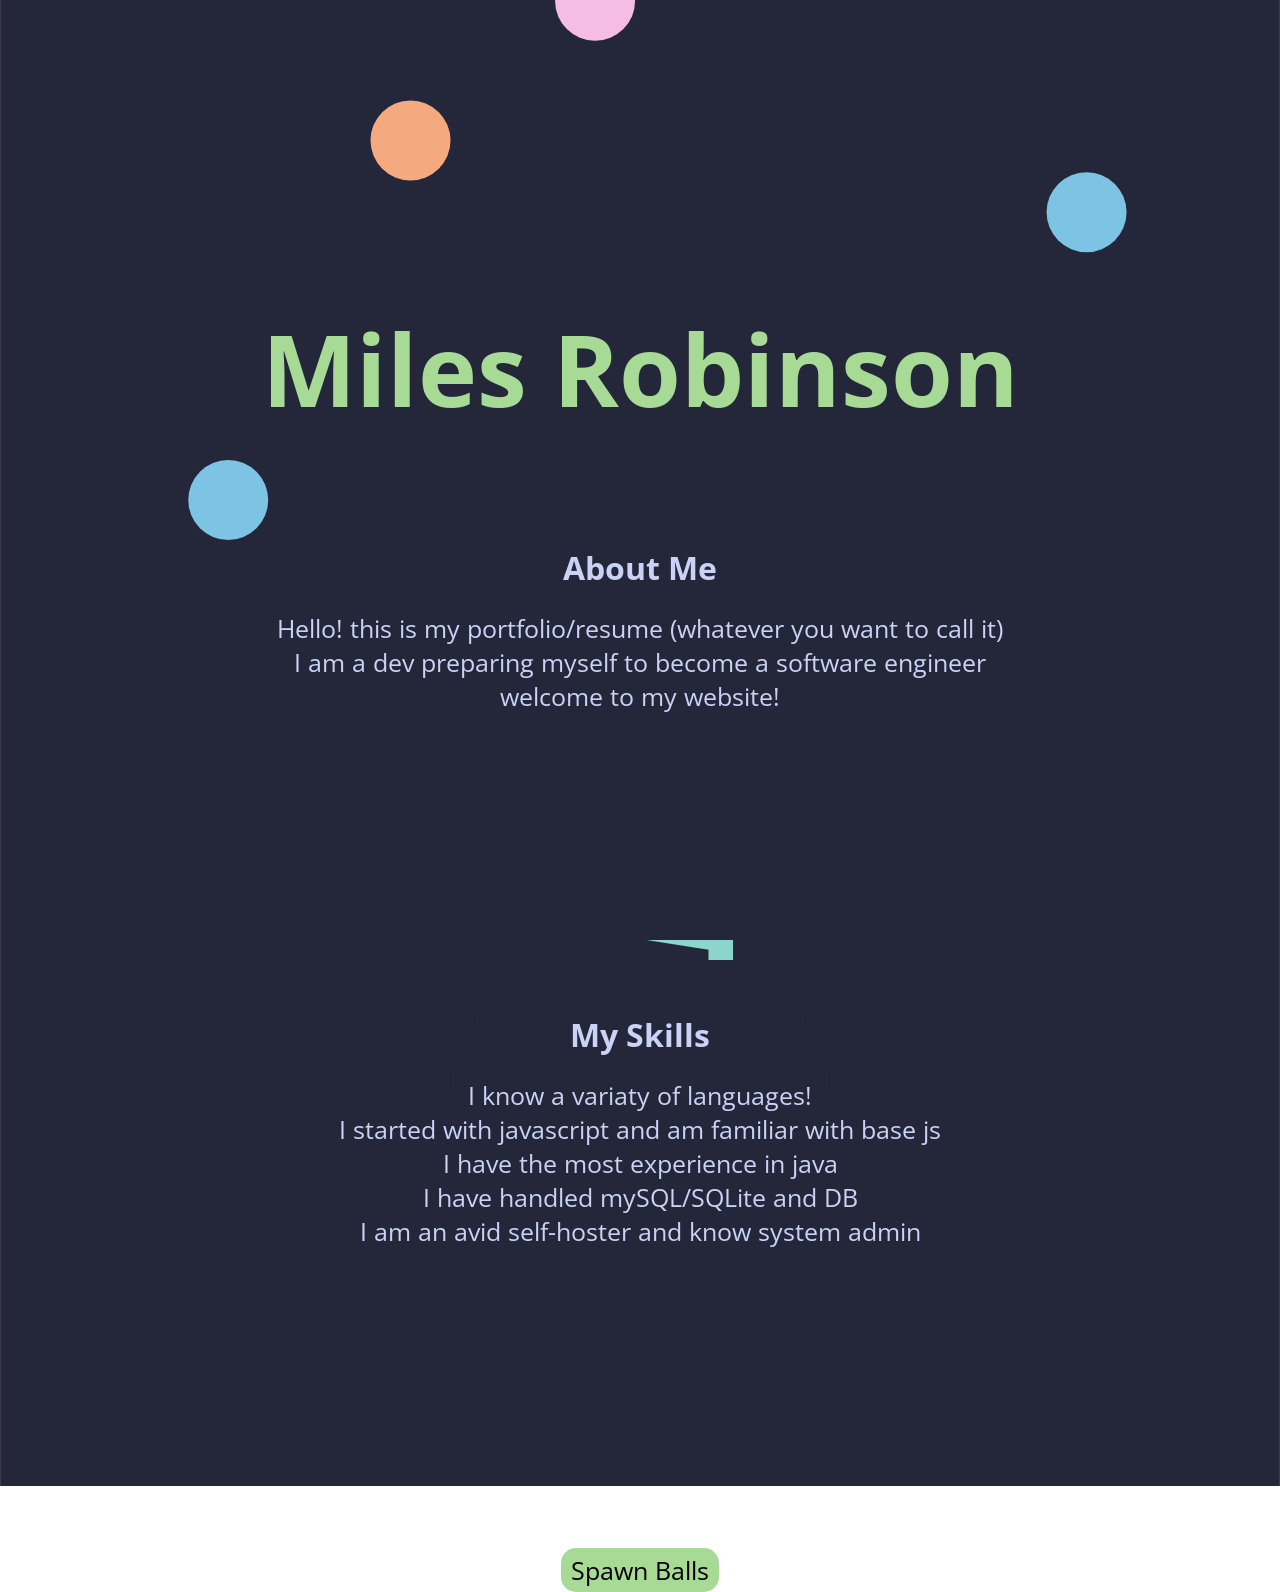
<file: index.html>
<!DOCTYPE html>
<html>
    <head>
        <link rel="preconnect" href="https://fonts.googleapis.com">
        <link rel="preconnect" href="https://fonts.gstatic.com" crossorigin>
        <link href="https://fonts.googleapis.com/css2?family=Open+Sans:ital,wght@0,300..800;1,300..800&display=swap" rel="stylesheet">

        <link rel="stylesheet" href="styles.css">
    </head>
    <body>
        <div id="block"></div>
        <h1 class="title center collide" id="title"><b>Miles Robinson</b></h1>
        <br><br><br><br><br>
        <h1 class="center collide">About Me</h1><br>
        <p class="center collide">Hello! this is my portfolio/resume (whatever you want to call it)<br></p>
        <p class="center collide">I am a dev preparing myself to become a software engineer <br></p>
        <p class="center collide">welcome to my website!<br></p>
        <div id="block"></div>
        <h1 class="center collide">My Skills</h1><br>
        <p class="center collide">I know a variaty of languages!<br></p>
        <p class="center collide">I started with javascript and am familiar with base js<br></p>
        <p class="center collide">I have the most experience in java<br></p>
        <p class="center collide">I have handled mySQL/SQLite and DB<br></p>
        <p class="center collide">I am an avid self-hoster and know system admin<br></p>
        <div id="block"></div>
        <div class="center">
                    <button type="button" onclick="for(let i = 0; i<20; i++) spawnBall()" class="collide">Spawn Balls</button>

        </div>
        <script src="matter.min.js"></script>
        <script src="main.js"></script>
    </body>
</html>
</file>
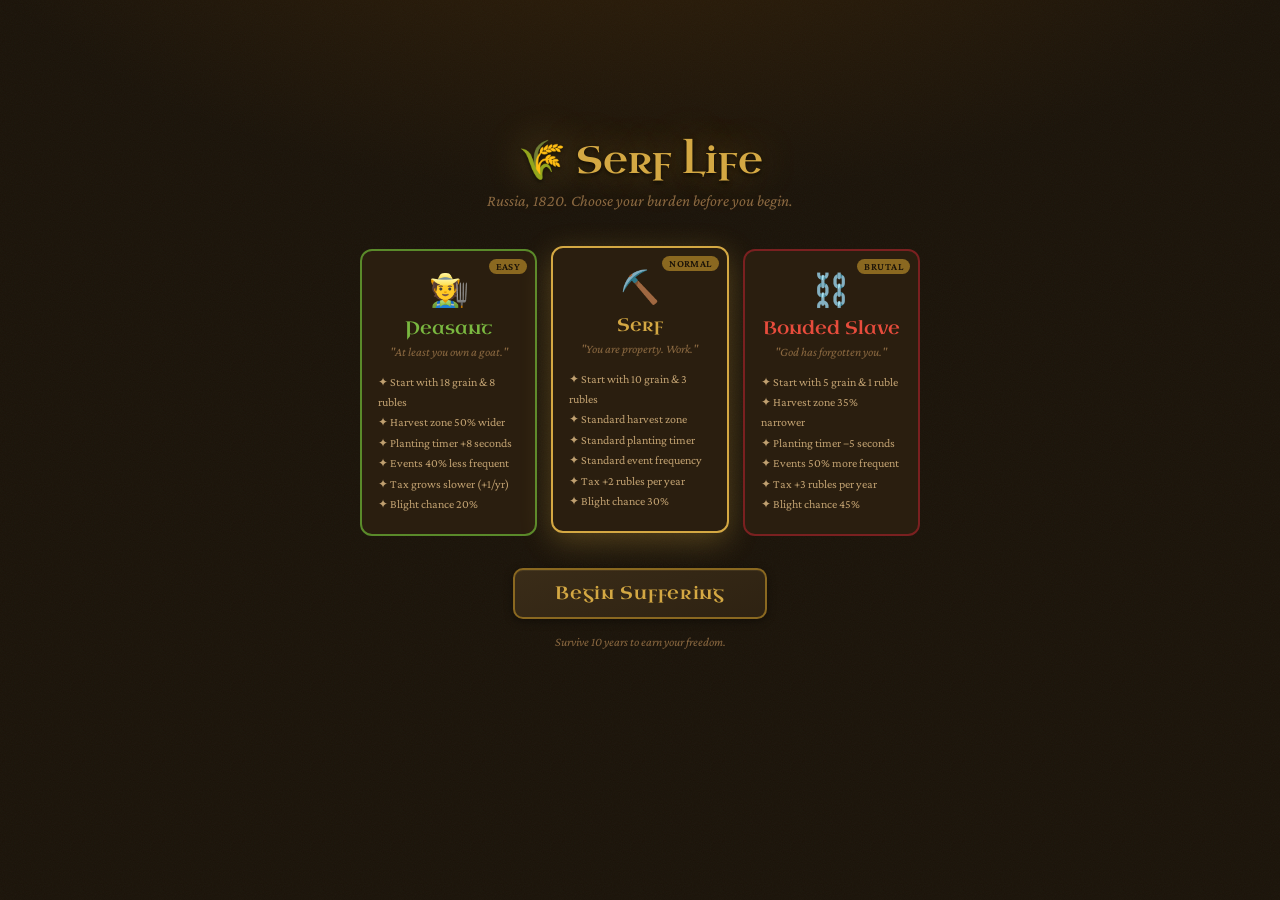
<file: serf/index.html>
<!DOCTYPE html>
<html lang="en">
<head>
<meta charset="UTF-8">
<meta name="viewport" content="width=device-width, initial-scale=1.0">
<title>🌾 Serf Life</title>
<link href="https://fonts.googleapis.com/css2?family=Uncial+Antiqua&family=Crimson+Pro:ital,wght@0,400;0,600;1,400&display=swap" rel="stylesheet">
<style>
:root {
  --bg:#1a1208;--bg2:#241a0e;--bg3:#2e2212;--bg4:#3a2c18;--card:#2a1e0f;
  --border:#5a3e20;--border2:#7a5630;
  --gold:#d4a843;--gold-light:#f0c96a;--gold-dim:#8a6820;
  --red:#c0392b;--red-light:#e74c3c;
  --green:#5a8a2a;--green-light:#7ab840;
  --blue:#2a6a9a;--blue-light:#4a9acd;
  --text:#f0e0c0;--text2:#c0a070;--text3:#8a6840;
  --shadow:0 4px 20px rgba(0,0,0,.6);
  --inset:inset 0 1px 0 rgba(255,220,140,.08);
}
*,*::before,*::after{box-sizing:border-box;margin:0;padding:0;}
body{
  background:var(--bg);
  background-image:
    radial-gradient(ellipse 80% 60% at 50% -20%,rgba(100,60,10,.35) 0%,transparent 70%),
    url("data:image/svg+xml,%3Csvg xmlns='http://www.w3.org/2000/svg' width='80' height='80'%3E%3Cfilter id='n'%3E%3CfeTurbulence type='fractalNoise' baseFrequency='.9' numOctaves='4' stitchTiles='stitch'/%3E%3C/filter%3E%3Crect width='80' height='80' filter='url(%23n)' opacity='.04'/%3E%3C/svg%3E");
  font-family:'Crimson Pro',Georgia,serif;
  color:var(--text);min-height:100vh;
  display:flex;align-items:flex-start;justify-content:center;
  padding:2rem 1rem 4rem;
}
#wrap{width:100%;max-width:620px;}
.game-header{text-align:center;margin-bottom:1.5rem;padding-bottom:1.25rem;border-bottom:1px solid var(--border);}
.game-header h1{font-family:'Uncial Antiqua',serif;font-size:2.2rem;color:var(--gold);text-shadow:0 0 30px rgba(212,168,67,.4),0 2px 4px rgba(0,0,0,.8);letter-spacing:.03em;margin-bottom:.2rem;}
.game-header .sub{font-style:italic;color:var(--text3);font-size:1rem;}
.stats{display:grid;grid-template-columns:repeat(4,1fr);gap:8px;margin-bottom:12px;}
.stat{background:var(--card);border:1px solid var(--border);border-radius:8px;padding:10px 6px;text-align:center;box-shadow:var(--inset),var(--shadow);}
.stat-label{font-size:.72rem;color:var(--text3);text-transform:uppercase;letter-spacing:.08em;margin-bottom:3px;}
.stat-val{font-size:1.5rem;color:var(--gold-light);line-height:1;}
.season-badge{font-size:.85rem;color:var(--text2);margin-bottom:5px;}
.tax-bar{height:5px;background:var(--bg3);border-radius:3px;margin-bottom:10px;overflow:hidden;border:1px solid var(--border);}
.tax-fill{height:100%;background:linear-gradient(90deg,var(--red),var(--red-light));border-radius:3px;transition:width .4s;}
.upgrades-row{display:flex;gap:6px;flex-wrap:wrap;margin-bottom:8px;min-height:8px;}
.badge{font-size:.72rem;background:var(--bg3);border:1px solid var(--border);border-radius:99px;padding:2px 10px;color:var(--gold-dim);}
.field-wrapper{position:relative;margin-bottom:12px;}
.field{background:var(--card);border:1px solid var(--border);border-radius:10px;padding:14px;box-shadow:var(--inset),var(--shadow);}
.field-row{display:flex;flex-wrap:wrap;gap:5px;font-size:22px;}
.plot{user-select:none;}
.spoil-label{font-size:.72rem;color:var(--red-light);margin-top:6px;min-height:14px;}
.tabs{display:flex;gap:6px;margin-bottom:10px;}
.tab{background:var(--bg3);border:1px solid var(--border);border-radius:7px;padding:6px 16px;cursor:pointer;font-family:'Crimson Pro',serif;font-size:.95rem;color:var(--text3);transition:all .15s;}
.tab:hover{border-color:var(--border2);color:var(--text2);}
.tab.active{background:linear-gradient(160deg,var(--bg4),var(--bg3));border-color:var(--gold-dim);color:var(--gold);box-shadow:0 0 12px rgba(212,168,67,.12);}
.panel{display:none;}.panel.active{display:block;}
.actions{display:grid;grid-template-columns:1fr 1fr 1fr;gap:8px;}
.shop-grid{display:grid;grid-template-columns:1fr 1fr;gap:8px;}
button{background:linear-gradient(160deg,var(--bg4) 0%,var(--bg3) 100%);border:1px solid var(--border);border-radius:8px;padding:10px 6px;cursor:pointer;font-family:'Crimson Pro',serif;font-size:.95rem;color:var(--text);transition:all .15s;width:100%;box-shadow:var(--inset),0 2px 8px rgba(0,0,0,.4);}
button:hover:not(:disabled){background:linear-gradient(160deg,#4a3420 0%,var(--bg4) 100%);border-color:var(--border2);color:var(--gold-light);box-shadow:var(--inset),0 2px 14px rgba(212,168,67,.15);transform:translateY(-1px);}
button:active:not(:disabled){transform:translateY(0);}
button:disabled{opacity:.3;cursor:default;}
.btn-icon{font-size:18px;display:block;margin-bottom:3px;}
.shop-btn{text-align:left;padding:12px 14px;}
.shop-btn .btn-title{font-size:.95rem;font-weight:600;color:var(--text);}
.shop-btn .btn-desc{font-size:.78rem;color:var(--text3);margin-top:2px;line-height:1.4;}
.shop-btn .btn-cost{font-size:.8rem;color:var(--gold-dim);margin-top:5px;}
.log-wrap{margin-top:10px;display:flex;flex-direction:column;gap:6px;}
.log-entry{background:var(--card);border:1px solid var(--border);border-left:3px solid var(--border2);border-radius:0 8px 8px 0;padding:9px 14px;font-size:.95rem;color:var(--text2);font-style:italic;box-shadow:var(--shadow);animation:fadeIn .25s ease;}
.log-entry.bad{border-left-color:var(--red-light);color:#e08070;}
.log-entry.good{border-left-color:var(--green-light);color:#a0d060;}
@keyframes fadeIn{from{opacity:0;transform:translateY(4px);}to{opacity:1;transform:translateY(0);}}
.g-overlay{position:absolute;inset:0;background:rgba(0,0,0,.75);display:flex;align-items:center;justify-content:center;border-radius:10px;z-index:10;}
.g-modal{background:var(--card);border:1px solid var(--gold-dim);border-radius:12px;padding:2rem 1.5rem;text-align:center;max-width:280px;box-shadow:0 0 40px rgba(212,168,67,.2),var(--shadow);}
.g-modal h3{font-family:'Uncial Antiqua',serif;font-size:1.4rem;color:var(--gold);margin-bottom:8px;}
.g-modal p{font-size:.95rem;color:var(--text2);margin-bottom:1.25rem;font-style:italic;}
.g-modal button{width:auto;padding:8px 24px;font-size:1rem;}

/* ---- SHARED MODAL SHELL ---- */
.modal-bg{display:none;position:fixed;inset:0;background:rgba(0,0,0,.78);z-index:100;align-items:center;justify-content:center;}
.modal-bg.open{display:flex;}
.modal-box{background:var(--card);border:1px solid var(--border2);border-radius:14px;padding:1.5rem;width:min(460px,96vw);max-height:92vh;overflow-y:auto;box-shadow:0 0 60px rgba(0,0,0,.85),0 0 30px rgba(212,168,67,.1);}
.mhdr{display:flex;justify-content:space-between;align-items:flex-start;margin-bottom:6px;}
.mtitle{font-family:'Uncial Antiqua',serif;font-size:1.2rem;color:var(--gold);}
.mclose{background:var(--bg3);border:1px solid var(--border);border-radius:6px;font-size:1rem;cursor:pointer;color:var(--text3);width:auto;padding:2px 8px;box-shadow:none;}
.mclose:hover:not(:disabled){color:var(--red-light);border-color:var(--red);background:var(--bg3);transform:none;box-shadow:none;}
.msub{font-size:.85rem;color:var(--text3);margin-bottom:10px;font-style:italic;}
.mlegend{display:flex;gap:12px;flex-wrap:wrap;margin-bottom:10px;padding:8px 12px;background:var(--bg3);border-radius:7px;border:1px solid var(--border);}
.mlegend span{font-size:.8rem;color:var(--text2);}
.mcontrols{display:flex;gap:8px;align-items:center;margin-bottom:10px;flex-wrap:wrap;}
.mcontrols label{font-size:.85rem;color:var(--text2);}
.mcontrols select{font-size:.85rem;padding:5px 10px;border-radius:7px;border:1px solid var(--border2);background:var(--bg3);color:var(--text);cursor:pointer;font-family:'Crimson Pro',serif;}
.mtimer{font-size:.95rem;font-weight:600;color:var(--text2);margin-left:auto;}
.mtimer.urgent{color:var(--red-light);}
.mprog-wrap{height:5px;background:var(--bg3);border-radius:3px;margin-bottom:12px;overflow:hidden;border:1px solid var(--border);}
.mprog-fill{height:100%;border-radius:3px;transition:width .15s;}
.mprog-fill.green{background:linear-gradient(90deg,var(--green),var(--green-light));}
.mprog-fill.gold{background:linear-gradient(90deg,var(--gold-dim),var(--gold));}
.mgrid-wrap{display:flex;justify-content:center;margin-bottom:10px;}
.mgrid{display:inline-grid;gap:5px;}
.mcell{width:44px;height:44px;border-radius:8px;border:1px solid var(--border);background:var(--bg3);display:flex;align-items:center;justify-content:center;font-size:22px;cursor:pointer;transition:transform .1s,border-color .1s,background .1s;user-select:none;box-shadow:var(--inset);}
.mcell:hover:not(.done){transform:scale(1.12);border-color:var(--gold-dim);background:var(--bg4);}
.mcell.done{cursor:default;}
.mstats{display:flex;gap:16px;font-size:.85rem;color:var(--text3);margin-bottom:10px;}
.mresult{font-size:.9rem;padding:9px 13px;border-left:3px solid var(--green);border-radius:0 7px 7px 0;background:var(--bg3);color:var(--text2);margin-bottom:10px;display:none;font-style:italic;}
.mresult.bad{border-left-color:var(--red-light);}
.mfooter{display:flex;gap:8px;}
.mfooter button{width:auto;padding:7px 20px;font-size:.95rem;}

/* ---- HARVEST MINIGAME ---- */
.harvest-lane{position:relative;height:70px;background:var(--bg3);border:1px solid var(--border);border-radius:10px;overflow:hidden;margin-bottom:10px;cursor:pointer;user-select:none;}
.harvest-lane:active{opacity:.9;}
.harvest-track{position:absolute;top:50%;transform:translateY(-50%);left:0;right:0;height:4px;background:var(--border);}
.harvest-zone{position:absolute;top:50%;transform:translateY(-50%);height:30px;background:rgba(90,138,42,.35);border:1px solid var(--green);border-radius:4px;transition:left .05s;}
.harvest-needle{position:absolute;top:50%;transform:translateY(-50%) translateX(-50%);width:3px;height:52px;background:var(--gold-light);border-radius:2px;box-shadow:0 0 8px rgba(240,201,106,.6);transition:left .02s linear;}
.harvest-crop-row{display:flex;flex-wrap:wrap;gap:4px;margin-bottom:10px;font-size:20px;min-height:30px;}
.harvest-crop{cursor:pointer;padding:2px;border-radius:4px;transition:transform .08s;user-select:none;border:1px solid transparent;}
.harvest-crop:hover{transform:scale(1.15);}
.harvest-crop.harvested{opacity:.3;cursor:default;}
.harvest-crop.harvested:hover{transform:none;}
.hv-info{font-size:.82rem;color:var(--text3);margin-bottom:8px;font-style:italic;}

/* ---- GUIDE ---- */
.guide{margin-top:2.5rem;border-top:1px solid var(--border);padding-top:1.75rem;}
.guide-title{font-family:'Uncial Antiqua',serif;font-size:1.3rem;color:var(--gold);text-shadow:0 0 20px rgba(212,168,67,.3);margin-bottom:4px;}
.guide-sub{font-size:.9rem;color:var(--text3);margin-bottom:1.25rem;font-style:italic;}
.guide-grid{display:grid;grid-template-columns:1fr 1fr;gap:10px;}
.guide-card{background:var(--card);border:1px solid var(--border);border-radius:9px;padding:14px;box-shadow:var(--inset),var(--shadow);}
.gc-icon{font-size:1.5rem;margin-bottom:6px;}
.gc-head{font-size:.95rem;font-weight:600;color:var(--gold-dim);margin-bottom:5px;}
.gc-body{font-size:.82rem;color:var(--text3);line-height:1.65;}
.gc-body b{color:var(--text2);font-weight:600;}
::-webkit-scrollbar{width:6px;}
::-webkit-scrollbar-track{background:var(--bg2);}
::-webkit-scrollbar-thumb{background:var(--border);border-radius:3px;}

/* ---- DIFFICULTY SCREEN ---- */
#diff-screen{display:flex;flex-direction:column;align-items:center;justify-content:center;min-height:80vh;text-align:center;}
.diff-title{font-family:'Uncial Antiqua',serif;font-size:2.4rem;color:var(--gold);text-shadow:0 0 40px rgba(212,168,67,.45),0 2px 4px rgba(0,0,0,.8);margin-bottom:.4rem;}
.diff-sub{font-style:italic;color:var(--text3);font-size:1rem;margin-bottom:2.5rem;}
.diff-cards{display:grid;grid-template-columns:repeat(3,1fr);gap:14px;width:100%;max-width:560px;margin-bottom:2rem;}
.diff-card{background:var(--card);border:2px solid var(--border);border-radius:12px;padding:1.25rem 1rem;cursor:pointer;transition:all .18s;position:relative;overflow:hidden;}
.diff-card:hover{transform:translateY(-3px);}
.diff-card.selected{transform:translateY(-3px);}
.diff-card[data-d="peasant"]{border-color:#5a8a2a;}
.diff-card[data-d="peasant"].selected,.diff-card[data-d="peasant"]:hover{border-color:var(--green-light);box-shadow:0 8px 30px rgba(90,138,42,.35);}
.diff-card[data-d="serf"]{border-color:var(--gold-dim);}
.diff-card[data-d="serf"].selected,.diff-card[data-d="serf"]:hover{border-color:var(--gold);box-shadow:0 8px 30px rgba(212,168,67,.3);}
.diff-card[data-d="slave"]{border-color:#7a2020;}
.diff-card[data-d="slave"].selected,.diff-card[data-d="slave"]:hover{border-color:var(--red-light);box-shadow:0 8px 30px rgba(192,57,43,.4);}
.dc-icon{font-size:2rem;margin-bottom:.5rem;}
.dc-name{font-family:'Uncial Antiqua',serif;font-size:1.1rem;margin-bottom:.3rem;}
.diff-card[data-d="peasant"] .dc-name{color:#7ab840;}
.diff-card[data-d="serf"] .dc-name{color:var(--gold);}
.diff-card[data-d="slave"] .dc-name{color:var(--red-light);}
.dc-tagline{font-size:.78rem;color:var(--text3);font-style:italic;margin-bottom:.8rem;}
.dc-perks{font-size:.75rem;color:var(--text2);line-height:1.7;text-align:left;}
.dc-perks span{display:block;}
.diff-start-btn{font-family:'Uncial Antiqua',serif;font-size:1.1rem;padding:12px 40px;border-radius:10px;background:linear-gradient(160deg,var(--bg4),var(--bg3));border:2px solid var(--gold-dim);color:var(--gold);cursor:pointer;transition:all .18s;width:auto;letter-spacing:.04em;}
.diff-start-btn:hover:not(:disabled){background:linear-gradient(160deg,#4a3420,var(--bg4));border-color:var(--gold);color:var(--gold-light);transform:translateY(-2px);box-shadow:0 6px 24px rgba(212,168,67,.25);}
.diff-start-btn:disabled{opacity:.3;cursor:default;transform:none;}
.diff-badge{position:absolute;top:8px;right:8px;font-size:.65rem;background:var(--gold-dim);color:var(--bg);padding:2px 7px;border-radius:99px;font-weight:600;letter-spacing:.04em;}
#diff-screen .diff-footer{font-size:.78rem;color:var(--text3);font-style:italic;margin-top:1rem;}
</style>
</head>
<body>

<!-- DIFFICULTY SCREEN -->
<div id="diff-screen">
  <div class="diff-title">🌾 Serf Life</div>
  <p class="diff-sub">Russia, 1820. Choose your burden before you begin.</p>
  <div class="diff-cards">
    <div class="diff-card" data-d="peasant" onclick="selectDiff('peasant')">
      <div class="diff-badge">EASY</div>
      <div class="dc-icon">🧑‍🌾</div>
      <div class="dc-name">Peasant</div>
      <div class="dc-tagline">"At least you own a goat."</div>
      <div class="dc-perks">
        <span>✦ Start with 18 grain &amp; 8 rubles</span>
        <span>✦ Harvest zone 50% wider</span>
        <span>✦ Planting timer +8 seconds</span>
        <span>✦ Events 40% less frequent</span>
        <span>✦ Tax grows slower (+1/yr)</span>
        <span>✦ Blight chance 20%</span>
      </div>
    </div>
    <div class="diff-card selected" data-d="serf" onclick="selectDiff('serf')">
      <div class="diff-badge">NORMAL</div>
      <div class="dc-icon">⛏️</div>
      <div class="dc-name">Serf</div>
      <div class="dc-tagline">"You are property. Work."</div>
      <div class="dc-perks">
        <span>✦ Start with 10 grain &amp; 3 rubles</span>
        <span>✦ Standard harvest zone</span>
        <span>✦ Standard planting timer</span>
        <span>✦ Standard event frequency</span>
        <span>✦ Tax +2 rubles per year</span>
        <span>✦ Blight chance 30%</span>
      </div>
    </div>
    <div class="diff-card" data-d="slave" onclick="selectDiff('slave')">
      <div class="diff-badge">BRUTAL</div>
      <div class="dc-icon">⛓️</div>
      <div class="dc-name">Bonded Slave</div>
      <div class="dc-tagline">"God has forgotten you."</div>
      <div class="dc-perks">
        <span>✦ Start with 5 grain &amp; 1 ruble</span>
        <span>✦ Harvest zone 35% narrower</span>
        <span>✦ Planting timer −5 seconds</span>
        <span>✦ Events 50% more frequent</span>
        <span>✦ Tax +3 rubles per year</span>
        <span>✦ Blight chance 45%</span>
      </div>
    </div>
  </div>
  <button class="diff-start-btn" onclick="startGame()">Begin Suffering</button>
  <p class="diff-footer">Survive 10 years to earn your freedom.</p>
</div>

<div id="wrap" style="display:none;">
  <div class="game-header">
    <h1>🌾 Serf Life</h1>
    <p class="sub">Russia, 1820 — survive the seasons, serve the Tsar</p>
    <p class="sub" id="diff-label" style="margin-top:2px;font-size:.82rem;"></p>
  </div>

  <div class="stats">
    <div class="stat"><div class="stat-label">Grain 🌾</div><div class="stat-val" id="s-grain">10</div></div>
    <div class="stat"><div class="stat-label">Rubles 💰</div><div class="stat-val" id="s-rubles">3</div></div>
    <div class="stat"><div class="stat-label">Health ❤️</div><div class="stat-val" id="s-health">100</div></div>
    <div class="stat"><div class="stat-label">Year 📅</div><div class="stat-val" id="s-year">1</div></div>
  </div>

  <div class="season-badge" id="season-label">🌱 Spring — plant your crops</div>
  <div class="tax-bar"><div class="tax-fill" id="tax-fill" style="width:0%"></div></div>
  <div class="upgrades-row" id="upgrades-row"></div>

  <div class="field-wrapper" id="field-wrapper">
    <div class="field">
      <div class="field-row" id="field"></div>
      <div class="spoil-label" id="spoil-label"></div>
    </div>
  </div>

  <div class="tabs">
    <div class="tab active" onclick="switchTab('farm')">🌾 Farm</div>
    <div class="tab" onclick="switchTab('shop')">🏪 Market</div>
  </div>

  <div id="panel-farm" class="panel active">
    <div class="actions">
      <button id="btn-plow"    onclick="openPlantModal()"><span class="btn-icon">🐂</span>Plow & Plant</button>
      <button id="btn-harvest" onclick="openHarvestModal()"><span class="btn-icon">🌾</span>Harvest</button>
      <button id="btn-sell"    onclick="sell()"><span class="btn-icon">🛒</span>Sell Grain</button>
      <button id="btn-rest"    onclick="rest()"><span class="btn-icon">🛏️</span>Rest</button>
      <button id="btn-bribe"   onclick="bribe()"><span class="btn-icon">🤫</span>Bribe Official</button>
      <button id="btn-endseason" onclick="endSeason()"><span class="btn-icon">⏭️</span>Next Season</button>
    </div>
  </div>

  <div id="panel-shop" class="panel">
    <div class="shop-grid" id="shop-grid"></div>
  </div>

  <div class="log-wrap" id="log-wrap"><div class="log-entry">You wake to frozen ground. Another year begins.</div></div>

  <div class="guide">
    <div class="guide-title">📖 How to Play</div>
    <div class="guide-sub">You are a serf in 1820s Russia. Survive 10 years to earn your freedom.</div>
    <div class="guide-grid">
      <div class="guide-card"><div class="gc-icon">🌱</div><div class="gc-head">Spring — Plow & Plant</div><div class="gc-body">Press <b>Plow & Plant</b> to open the planting minigame. Match seeds to soil types. Every correct patch plants one field plot!</div></div>
      <div class="guide-card"><div class="gc-icon">☀️</div><div class="gc-head">Summer — Wait & Tend</div><div class="gc-body">Hit <b>Next Season</b> to advance. Crops grow on their own. Rest to recover health, sell old grain, or save rubles for upgrades.</div></div>
      <div class="guide-card"><div class="gc-icon">🍂</div><div class="gc-head">Autumn — Harvest Timing</div><div class="gc-body">Press <b>Harvest</b> to open the harvest minigame. Stop the swinging needle in the golden zone — then click each crop to collect it!</div></div>
      <div class="guide-card"><div class="gc-icon">❄️</div><div class="gc-head">Winter — Pay or Suffer</div><div class="gc-body">The tax collector comes. You need rubles <b>(5 + 2×year)</b>. Missing coins = beatings. Keep 4+ grain to avoid starving.</div></div>
      <div class="guide-card"><div class="gc-icon">🏪</div><div class="gc-head">Market Upgrades</div><div class="gc-body">Buy land, seeds, tools and consumables to make farming easier and more profitable each year.</div></div>
      <div class="guide-card"><div class="gc-icon">⚡</div><div class="gc-head">Random Events</div><div class="gc-body">Each season can bring surprise events — good or <b>very bad</b>. In early years: rats, illness, small windfalls. From year 3: <b>thieves, soldiers, floods</b>. From year 6: <b>bandits stealing everything, barn fires, Cossack raids</b>. Stay stocked up.</div></div>
      <div class="guide-card"><div class="gc-icon">⚡</div><div class="gc-head">Harvest Minigame</div><div class="gc-body">A needle swings left and right. Click when it's inside the <b>green zone</b> to unlock a bonus multiplier. Then click each crop stalk to collect it. Miss the zone and get a penalty!</div></div>
    </div>
  </div>
</div>

<!-- PLANTING MODAL -->
<div class="modal-bg" id="plant-modal-bg">
  <div class="modal-box">
    <div class="mhdr">
      <div class="mtitle">🐂 Plow & Plant</div>
      <button class="mclose" onclick="closePlantModal()">✕</button>
    </div>
    <div class="msub">Match the right seed to each soil patch before time runs out. Every correct patch plants one field plot!</div>
    <div class="mlegend">
      <span>🟤 Sandy → 🌾 Wheat</span>
      <span>🟫 Rich → 🌻 Sunflower</span>
      <span>⬛ Dark → 🥕 Carrot</span>
    </div>
    <div class="mcontrols">
      <label>Seed:</label>
      <select id="pm-seed">
        <option value="🌾">🌾 Wheat</option>
        <option value="🌻">🌻 Sunflower</option>
        <option value="🥕">🥕 Carrot</option>
      </select>
      <span class="mtimer" id="pm-timer"></span>
    </div>
    <div class="mprog-wrap"><div class="mprog-fill green" id="pm-prog" style="width:0%"></div></div>
    <div class="mgrid-wrap" id="pm-grid-wrap">
      <div style="font-size:.9rem;color:#8a6840;padding:20px 0;font-style:italic;">Press ▶ Start plowing to begin!</div>
    </div>
    <div class="mstats">
      <span>✅ <span id="pm-correct">0</span> correct</span>
      <span>❌ <span id="pm-wrong">0</span> wrong</span>
      <span>🌱 <span id="pm-planted">0</span> plots planted</span>
    </div>
    <div class="mresult" id="pm-result"></div>
    <div class="mfooter">
      <button id="pm-start-btn" onclick="startPlanting()">▶ Start plowing</button>
      <button id="pm-done-btn" onclick="closePlantModal()" style="display:none;">✓ Done</button>
    </div>
  </div>
</div>

<!-- HARVEST MODAL -->
<div class="modal-bg" id="harvest-modal-bg">
  <div class="modal-box">
    <div class="mhdr">
      <div class="mtitle">🌾 Harvest Time</div>
      <button class="mclose" onclick="closeHarvestModal()">✕</button>
    </div>
    <div class="msub" id="hv-sub">Stop the needle in the golden zone, then click each crop to collect it!</div>

    <!-- Timing bar -->
    <div class="harvest-lane" id="hv-lane">
      <div class="harvest-track"></div>
      <div class="harvest-zone" id="hv-zone"></div>
      <div class="harvest-needle" id="hv-needle" style="left:50%"></div>
    </div>

    <div class="hv-info" id="hv-info">Click the bar above to stop the needle — try to land in the green zone!</div>
    <div class="mprog-wrap"><div class="mprog-fill gold" id="hv-prog" style="width:0%"></div></div>

    <!-- Crop row -->
    <div class="harvest-crop-row" id="hv-crops"></div>

    <div class="mstats">
      <span>🌾 <span id="hv-collected">0</span> collected</span>
      <span>⭐ Bonus: <span id="hv-bonus">×1.0</span></span>
      <span>📦 Total: <span id="hv-total">0</span> grain</span>
    </div>
    <div class="mresult" id="hv-result"></div>
    <div class="mfooter">
      <button id="hv-start-btn" onclick="startHarvest()">▶ Begin harvest</button>
      <button id="hv-done-btn" onclick="closeHarvestModal()" style="display:none;">✓ Done</button>
    </div>
  </div>
</div>

<script>
/* ===================== GAME STATE ===================== */
const SEASONS=['🌱 Spring','☀️ Summer','🍂 Autumn','❄️ Winter'];
const HINTS=['plant your crops','tend the fields','harvest the crops','survive and pray'];

const SHOP_ITEMS=[
  // LAND
  {id:'land1',icon:'🌍',title:'Extra Plots (4)',desc:'4 more farm plots to plant',canBuy:s=>s.rubles>=6&&s.extraPlots<16,buy:s=>{s.rubles-=6;s.extraPlots+=4;},label:s=>s.extraPlots>=16?'Max land':'Buy (6💰)'},
  {id:'land2',icon:'🗺️',title:'Large Field (+8)',desc:'8 more plots — big yields',canBuy:s=>s.rubles>=14&&s.extraPlots<16,buy:s=>{s.rubles-=14;s.extraPlots=Math.min(16,s.extraPlots+8);},label:s=>s.extraPlots>=16?'Max land':'Buy (14💰)'},
  // SEEDS
  {id:'seed1',icon:'🌿',title:'Hardy Seeds',desc:'Blight chance 30%→15%',canBuy:s=>s.rubles>=5&&!s.upgrades.hardySeeds,buy:s=>{s.rubles-=5;s.upgrades.hardySeeds=true;},label:s=>s.upgrades.hardySeeds?'Owned':'Buy (5💰)'},
  {id:'seed2',icon:'🌻',title:'Sunflower Crop',desc:'+2 grain per plot at harvest',canBuy:s=>s.rubles>=8&&!s.upgrades.sunflower,buy:s=>{s.rubles-=8;s.upgrades.sunflower=true;},label:s=>s.upgrades.sunflower?'Owned':'Buy (8💰)'},
  {id:'seed3',icon:'🌽',title:'Maize Seed',desc:'Double grain but needs 2× health to harvest',canBuy:s=>s.rubles>=12&&!s.upgrades.maize,buy:s=>{s.rubles-=12;s.upgrades.maize=true;},label:s=>s.upgrades.maize?'Owned':'Buy (12💰)'},
  // TOOLS
  {id:'ox',icon:'🐂',title:'Second Ox',desc:'Plowing costs 5 health not 10',canBuy:s=>s.rubles>=10&&!s.upgrades.ox,buy:s=>{s.rubles-=10;s.upgrades.ox=true;},label:s=>s.upgrades.ox?'Owned':'Buy (10💰)'},
  {id:'scythe',icon:'⚔️',title:'Steel Scythe',desc:'Harvest zone 40% wider — easier timing',canBuy:s=>s.rubles>=9&&!s.upgrades.scythe,buy:s=>{s.rubles-=9;s.upgrades.scythe=true;},label:s=>s.upgrades.scythe?'Owned':'Buy (9💰)'},
  {id:'cart',icon:'🛕',title:'Grain Cart',desc:'Sell 75% of grain instead of 50%',canBuy:s=>s.rubles>=11&&!s.upgrades.cart,buy:s=>{s.rubles-=11;s.upgrades.cart=true;},label:s=>s.upgrades.cart?'Owned':'Buy (11💰)'},
  // STORAGE
  {id:'barn',icon:'🏚️',title:'Root Cellar',desc:'Grain spoils after 3 seasons not 1',canBuy:s=>s.rubles>=7&&!s.upgrades.cellar,buy:s=>{s.rubles-=7;s.upgrades.cellar=true;},label:s=>s.upgrades.cellar?'Owned':'Buy (7💰)'},
  {id:'silo',icon:'🏛️',title:'Stone Silo',desc:'Grain never spoils (overrides cellar)',canBuy:s=>s.rubles>=20&&!s.upgrades.silo,buy:s=>{s.rubles-=20;s.upgrades.silo=true;},label:s=>s.upgrades.silo?'Owned':'Buy (20💰)'},
  // CONSUMABLES
  {id:'vodka',icon:'🍶',title:'Bottle of Vodka',desc:'Restore 30 health instantly',canBuy:s=>s.rubles>=3,buy:s=>{s.rubles-=3;s.health=Math.min(100,s.health+30);},label:()=>'Buy (3💰)'},
  {id:'bread',icon:'🍞',title:'Black Bread',desc:'Restore 15 health, costs only 1 ruble',canBuy:s=>s.rubles>=1,buy:s=>{s.rubles-=1;s.health=Math.min(100,s.health+15);},label:()=>'Buy (1💰)'},
  {id:'bribe2',icon:'🎁',title:'Gift Basket',desc:'Cut tax owed by 8 rubles (winter only)',canBuy:s=>s.rubles>=4&&s.taxDue>0,buy:s=>{s.rubles-=4;s.taxDue=Math.max(0,s.taxDue-8);},label:s=>s.taxDue>0?'Buy (4💰)':'(winter only)'},
  {id:'forgery',icon:'📜',title:'Forged Papers',desc:'Skip tax collection this winter entirely',canBuy:s=>s.rubles>=15&&!s.upgrades.forgery&&s.seasonIdx===3,buy:s=>{s.rubles-=15;s.upgrades.forgery=true;s.taxDue=0;},label:s=>s.seasonIdx===3&&!s.upgrades.forgery?'Buy (15💰)':'(winter only)'},
];

/* ---- DIFFICULTY CONFIG ---- */
const DIFF_CONFIG={
  peasant:{
    grain:18,rubles:8,
    harvestZoneBonus:0.5,   // multiplier added to zone width factor
    plantTimerBonus:8,      // extra seconds
    eventChanceMult:0.6,
    taxStep:1,
    blightChance:0.20,
    needleSpeed:0.38,
    label:'Peasant 🧑‍🌾'
  },
  serf:{
    grain:10,rubles:3,
    harvestZoneBonus:0,
    plantTimerBonus:0,
    eventChanceMult:1.0,
    taxStep:2,
    blightChance:0.30,
    needleSpeed:0.55,
    label:'Serf ⛏️'
  },
  slave:{
    grain:5,rubles:1,
    harvestZoneBonus:-0.35,
    plantTimerBonus:-5,
    eventChanceMult:1.5,
    taxStep:3,
    blightChance:0.35,
    needleSpeed:0.72,
    label:'Bonded Slave ⛓️'
  }
};
let difficulty='serf';
let diff=DIFF_CONFIG.serf;

function selectDiff(d){
  difficulty=d;diff=DIFF_CONFIG[d];
  document.querySelectorAll('.diff-card').forEach(el=>el.classList.toggle('selected',el.dataset.d===d));
}

function showDiffScreen(){
  $('diff-screen').style.display='flex';
  $('wrap').style.display='none';
  selectDiff('serf');
}

function startGame(){
  diff=DIFF_CONFIG[difficulty];
  state=freshState();
  $('diff-screen').style.display='none';
  $('wrap').style.display='block';
  clearLog();
  $('log-wrap').innerHTML='<div class="log-entry">You wake to frozen ground. Another year begins.</div>';
  render();
}

function freshState(){
  return{
    grain:diff.grain,rubles:diff.rubles,health:100,year:1,seasonIdx:0,
    plots:Array(8).fill('empty'),extraPlots:0,grainAge:0,
    taxDue:0,taxPaid:0,plowed:false,harvested:false,dead:false,
    upgrades:{hardySeeds:false,sunflower:false,maize:false,ox:false,scythe:false,cart:false,cellar:false,silo:false,forgery:false}
  };
}
let state=freshState();
function $(id){return document.getElementById(id);}
function totalPlots(){return 8+state.extraPlots;}

/* ===================== RENDER ===================== */
function render(){
  $('s-grain').textContent=state.grain;
  $('s-rubles').textContent=state.rubles;
  $('s-health').textContent=state.health;
  $('s-year').textContent=state.year;
  $('season-label').textContent=SEASONS[state.seasonIdx]+' — '+HINTS[state.seasonIdx];
  const tp=state.taxDue>0?Math.min(100,Math.round(state.taxPaid/state.taxDue*100)):0;
  $('tax-fill').style.width=tp+'%';
  const n=totalPlots();
  if(state.plots.length!==n)state.plots=Array(n).fill('empty');
  const f=$('field');f.innerHTML='';
  state.plots.forEach(p=>{const el=document.createElement('span');el.className='plot';el.textContent=p==='empty'?'🟫':p==='planted'?'🌱':p==='grown'?'🌾':'❄️';f.appendChild(el);});

  // Spoil label
  if(state.upgrades.silo){$('spoil-label').textContent='🏛️ Silo — grain never spoils.';}
  else{
    const maxAge=state.upgrades.cellar?3:1;
    if(state.grain>0&&state.grainAge>=maxAge)$('spoil-label').textContent='⚠️ Grain is old — will spoil next season!';
    else if(state.grain>0&&state.grainAge>0)$('spoil-label').textContent='🕰️ Grain age: '+state.grainAge+'/'+maxAge+' seasons';
    else $('spoil-label').textContent='';
  }

  $('btn-plow').disabled=state.plowed||state.seasonIdx!==0;
  $('btn-harvest').disabled=state.harvested||state.seasonIdx!==2;
  $('btn-sell').disabled=state.grain<=0;
  $('btn-bribe').disabled=state.rubles<2;

  const ur=$('upgrades-row');ur.innerHTML='';
  const badges=[
    [state.upgrades.hardySeeds,'🌿 Hardy Seeds'],
    [state.upgrades.sunflower,'🌻 Sunflower'],
    [state.upgrades.maize,'🌽 Maize'],
    [state.upgrades.ox,'🐂 Two Oxen'],
    [state.upgrades.scythe,'⚔️ Steel Scythe'],
    [state.upgrades.cart,'🛕 Grain Cart'],
    [state.upgrades.cellar,'🏚️ Root Cellar'],
    [state.upgrades.silo,'🏛️ Stone Silo'],
    [state.extraPlots>0,'🌍 +'+state.extraPlots+' plots'],
  ];
  badges.forEach(([on,label])=>{if(on)ur.innerHTML+='<span class="badge">'+label+'</span>';});

  const sg=$('shop-grid');sg.innerHTML='';
  SHOP_ITEMS.forEach(item=>{
    const cb=item.canBuy(state);const lbl=item.label(state);
    const btn=document.createElement('button');btn.className='shop-btn';btn.disabled=!cb;
    btn.innerHTML='<div style="font-size:1.3rem;margin-bottom:4px">'+item.icon+'</div><div class="btn-title">'+item.title+'</div><div class="btn-desc">'+item.desc+'</div><div class="btn-cost">'+lbl+'</div>';
    btn.onclick=()=>{item.buy(state);log('Bought: '+item.title+' '+item.icon,'good');checkDeath();render();};
    sg.appendChild(btn);
  });
}

function log(msg,type=''){
  const wrap=$('log-wrap');
  // Keep at most 4 messages visible; drop oldest if over limit
  while(wrap.children.length>=5)wrap.removeChild(wrap.firstChild);
  const el=document.createElement('div');
  el.className='log-entry'+(type?' '+type:'');
  el.textContent=msg;
  wrap.appendChild(el);
  wrap.scrollTop=wrap.scrollHeight;
}
function clearLog(){
  $('log-wrap').innerHTML='';
}
function switchTab(tab){
  document.querySelectorAll('.tab').forEach((t,i)=>t.classList.toggle('active',['farm','shop'][i]===tab));
  document.querySelectorAll('.panel').forEach(p=>p.classList.remove('active'));
  $('panel-'+tab).classList.add('active');
}

/* ===================== MAIN GAME ACTIONS ===================== */
function sell(){
  if(state.grain<=0)return;
  const pct=state.upgrades.cart?0.75:0.5;
  const amt=Math.floor(state.grain*pct);
  const price=state.grainAge>0?Math.ceil(amt*.5):amt;
  state.rubles+=price;state.grain-=amt;
  if(state.grainAge>0)log('Sold '+amt+' aged grain for only '+price+' rubles. 📉');
  else log('Sold '+amt+' fresh grain for '+price+' rubles. 💰','good');
  render();
}
function rest(){
  state.health=Math.min(100,state.health+15);state.grain-=2;
  if(state.grain<0){state.grain=0;state.health-=10;log('No grain! You starve tonight. 😩','bad');}
  else log('You rest and eat. Health +15. 🛏️','good');
  checkDeath();render();
}
function bribe(){
  if(state.rubles<2)return;
  state.rubles-=2;state.taxDue=Math.max(0,state.taxDue-4);
  log('You slip rubles to the official. He looks away. 🤫','good');render();
}
/* ---- RANDOM EVENTS ---- */
// Each event: { minYear, season (0-3 or null=any), chance(year), apply(state), msg, type }
const EVENTS=[
  // Early-game (year 1+)
  {minYear:1,season:1,chance:y=>0.12,
    apply:s=>{const lost=Math.ceil(s.grain*.3);s.grain=Math.max(0,s.grain-lost);return lost+' grain eaten by rats in the barn. 🐀'},type:'bad'},
  {minYear:1,season:null,chance:y=>0.10,
    apply:s=>{const h=10+Math.floor(Math.random()*10);s.health=Math.max(1,s.health-h);return'You fall ill from the cold. -'+h+' health. 🤧'},type:'bad'},
  {minYear:1,season:0,chance:y=>0.10,
    apply:s=>{s.health=Math.min(100,s.health+15);return'A kind neighbour shares their bread. +15 health. 🍞'},type:'good'},
  {minYear:1,season:2,chance:y=>0.08,
    apply:s=>{const g=Math.floor(3+Math.random()*5);s.grain+=g;return'You find a hidden cache of grain in the field. +'+g+' grain. 🎁'},type:'good'},

  // Mid-game (year 3+)
  {minYear:3,season:null,chance:y=>0.12+y*.01,
    apply:s=>{const stolen=Math.min(s.rubles,Math.ceil(s.rubles*.4)+1);s.rubles=Math.max(0,s.rubles-stolen);return'Thieves in the night! They stole '+stolen+' rubles. 🦹'},type:'bad'},
  {minYear:3,season:3,chance:y=>0.12,
    apply:s=>{const lost=Math.min(s.grain,Math.floor(s.grain*.35)+2);s.grain=Math.max(0,s.grain-lost);return'Soldiers seize '+lost+' grain as "military provisions". ⚔️'},type:'bad'},
  {minYear:3,season:1,chance:y=>0.10,
    apply:s=>{const dmg=Math.floor(10+Math.random()*15);s.health=Math.max(1,s.health-dmg);return'A summer heatwave strikes. You collapse in the field. -'+dmg+' health. ☀️'},type:'bad'},
  {minYear:3,season:0,chance:y=>0.10,
    apply:s=>{s.extraPlots=Math.max(0,s.extraPlots-2);s.plots=Array(totalPlots()).fill('empty');return'A land dispute — the boyar reclaims 2 of your plots. 😤'},type:'bad'},
  {minYear:3,season:null,chance:y=>0.08,
    apply:s=>{const bonus=Math.floor(2+Math.random()*4);s.rubles+=bonus;return'A passing merchant overpays for directions. +'+bonus+' rubles. 💰'},type:'good'},

  // Late-game (year 6+) — brutal
  {minYear:6,season:null,chance:y=>0.14+y*.015,
    apply:s=>{const all=s.rubles;s.rubles=0;return'Bandits ambush you on the road and take ALL '+all+' rubles! 🗡️'},type:'bad'},
  {minYear:6,season:2,chance:y=>0.13,
    apply:s=>{const lost=Math.ceil(s.grain*.5);s.grain=Math.max(0,s.grain-lost);return'A fire tears through the barn. Half your grain is ash. 🔥'},type:'bad'},
  {minYear:6,season:3,chance:y=>0.12,
    apply:s=>{const extra=Math.floor(s.year*1.5);s.taxDue+=extra;return'The tax collector demands a special "Tsar\'s levy" of +'+extra+' extra rubles! 📋'},type:'bad'},
  {minYear:6,season:1,chance:y=>0.11,
    apply:s=>{s.plots=s.plots.map(p=>p==='grown'?'planted':p);return'A flood washes away this summer\'s crop growth. Back to seedlings. 🌊'},type:'bad'},
  {minYear:6,season:null,chance:y=>0.10,
    apply:s=>{const dmg=15+Math.floor(Math.random()*20);s.health=Math.max(1,s.health-dmg);return'The overseer has you flogged for looking at him wrong. -'+dmg+' health. 😰'},type:'bad'},
  {minYear:6,season:0,chance:y=>0.08,
    apply:s=>{const g=Math.floor(6+Math.random()*8);s.grain+=g;return'Your neighbour dies and leaves you their grain stores. +'+g+' grain. 😔'},type:'good'},

  // Year 8+ — desperate straits
  {minYear:8,season:null,chance:y=>0.15,
    apply:s=>{const lost=Math.ceil(s.grain*.6);s.grain=Math.max(0,s.grain-lost);return'An inspector condemns your grain as "unfit" and confiscates 60% of it. 🪖'},type:'bad'},
  {minYear:8,season:3,chance:y=>0.13,
    apply:s=>{const h=20+Math.floor(Math.random()*15);s.health=Math.max(1,s.health-h);return'Plague sweeps the village. You survive — barely. -'+h+' health. ☠️'},type:'bad'},
  {minYear:8,season:null,chance:y=>0.12,
    apply:s=>{const all=s.rubles;s.rubles=0;const g=Math.ceil(s.grain*.4);s.grain=Math.max(0,s.grain-g);return'Cossack raiders pillage the village — lose all '+all+' rubles and '+g+' grain. 🐴'},type:'bad'},
];

function rollEvents(seasonIdx){
  const eligible=EVENTS.filter(e=>
    state.year>=e.minYear &&
    (e.season===null||e.season===seasonIdx)
  );
  for(let i=eligible.length-1;i>0;i--){const j=Math.floor(Math.random()*(i+1));[eligible[i],eligible[j]]=[eligible[j],eligible[i]];}
  for(const ev of eligible){
    if(Math.random()<ev.chance(state.year)*diff.eventChanceMult){
      const msg=ev.apply(state);
      log(msg,ev.type); // appended immediately alongside the season message
      return;
    }
  }
}

function endSeason(){
  state.seasonIdx=(state.seasonIdx+1)%4;
  if(state.seasonIdx===1){
    state.plots=state.plots.map(p=>p==='planted'?'grown':p);
    log('Summer. Your crops grow tall. ☀️','good');
  }
  if(state.seasonIdx===2){
    const bc=state.upgrades.hardySeeds?diff.blightChance*.5:diff.blightChance;
    if(Math.random()<bc){state.plots=Array(totalPlots()).fill('empty');log('Blight! Entire crop destroyed. 🪲','bad');}
    else log('Autumn arrives. Harvest your crops! 🍂');
  }
  if(state.seasonIdx===3){
    if(state.upgrades.forgery){
      state.upgrades.forgery=false;
      log('Your forged papers fool the tax collector. He moves on. 📜','good');
    } else {
      const tax=5+state.year*diff.taxStep;state.taxDue=tax;state.taxPaid=0;
      if(state.rubles>=tax){state.rubles-=tax;state.taxPaid=tax;log('Tax collector takes '+tax+' rubles. Paid in full. ❄️');}
      else{const sh=tax-state.rubles;state.rubles=0;state.taxPaid=tax-sh;state.health-=sh*5;log("Can't pay! Beaten for "+sh+' missing rubles. 😰','bad');}
    }
    if(state.grain<4){state.health-=20;log('Barely any grain in winter. You go hungry. ❄️','bad');}
    if(!state.upgrades.silo){
      const maxAge=state.upgrades.cellar?3:1;
      state.grainAge++;
      if(state.grainAge>maxAge&&state.grain>0){
        const sp=Math.ceil(state.grain*.6);state.grain=Math.max(0,state.grain-sp);
        log(sp+' grain rotted! Build a root cellar. 🤢','bad');
      }
    }
  }
  if(state.seasonIdx===0){
    clearLog();
    state.year++;state.plowed=false;state.harvested=false;
    state.health=Math.max(10,state.health-5);
    if(state.plots.length!==totalPlots())state.plots=Array(totalPlots()).fill('empty');
    if(state.year>10){showGameModal('🎉 Freedom!','You survived 10 years with '+state.grain+' grain and '+state.rubles+' rubles!');return;}
    log('Year '+state.year+' begins. 🌱');
  }
  rollEvents(state.seasonIdx);
  checkDeath();render();
}
function checkDeath(){
  if(state.health<=0&&!state.dead){
    state.dead=true;
    showGameModal('💀 You Died','You survived '+state.year+' year'+(state.year>1?'s':'')+' as a serf.');
  }
}
function showGameModal(title,body){
  const w=$('field-wrapper');const ex=w.querySelector('.g-overlay');if(ex)ex.remove();
  const ov=document.createElement('div');ov.className='g-overlay';
  ov.innerHTML='<div class="g-modal"><h3>'+title+'</h3><p>'+body+'</p><button onclick="this.closest(\'.g-overlay\').remove();showDiffScreen();">Play Again</button></div>';
  w.appendChild(ov);
}

/* ===================== PLANTING MINIGAME ===================== */
const SOIL_TYPES=['🟤','🟫','⬛'];
const SOIL_WANTS={'🟤':'🌾','🟫':'🌻','⬛':'🥕'};
let mini={active:false,done:false,cells:[],correct:0,wrong:0,timer:null,timeLeft:0};

function openPlantModal(){
  if(state.plowed||state.seasonIdx!==0)return;
  mini={active:false,done:false,cells:[],correct:0,wrong:0,timer:null,timeLeft:0};
  $('pm-correct').textContent='0';$('pm-wrong').textContent='0';$('pm-planted').textContent='0';
  $('pm-prog').style.width='0%';$('pm-timer').textContent='';$('pm-timer').className='mtimer';
  $('pm-result').style.display='none';
  $('pm-start-btn').style.display='';$('pm-done-btn').style.display='none';
  $('pm-grid-wrap').innerHTML='<div style="font-size:.9rem;color:#8a6840;padding:20px 0;font-style:italic;">Press ▶ Start plowing to begin!</div>';
  $('plant-modal-bg').classList.add('open');
}
function closePlantModal(){clearInterval(mini.timer);$('plant-modal-bg').classList.remove('open');}

function startPlanting(){
  const total=totalPlots();mini.cells=[];
  for(let i=0;i<total;i++)mini.cells.push({soil:SOIL_TYPES[Math.floor(Math.random()*3)],done:false,ok:false});
  mini.active=true;mini.done=false;mini.correct=0;mini.wrong=0;
  mini.timeLeft=Math.max(8,Math.round(total*1.8)+diff.plantTimerBonus);
  $('pm-result').style.display='none';$('pm-start-btn').style.display='none';
  $('pm-timer').textContent='⏱ '+mini.timeLeft+'s';
  renderPlantGrid();clearInterval(mini.timer);
  mini.timer=setInterval(()=>{
    mini.timeLeft--;
    $('pm-timer').className='mtimer'+(mini.timeLeft<=5?' urgent':'');
    $('pm-timer').textContent='⏱ '+mini.timeLeft+'s';
    if(mini.timeLeft<=0){clearInterval(mini.timer);finishPlanting();}
  },1000);
}
function renderPlantGrid(){
  const cols=Math.min(totalPlots(),8);
  const wrap=$('pm-grid-wrap');wrap.innerHTML='';
  const g=document.createElement('div');g.className='mgrid';
  g.style.gridTemplateColumns='repeat('+cols+', 44px)';
  mini.cells.forEach((cell,i)=>{
    const el=document.createElement('div');el.className='mcell'+(cell.done?' done':'');
    el.textContent=cell.done?(cell.ok?'✅':'❌'):cell.soil;
    el.title=cell.done?'':(cell.soil==='🟤'?'Sandy — needs Wheat':cell.soil==='🟫'?'Rich — needs Sunflower':'Dark — needs Carrot');
    if(!cell.done&&mini.active){el.onclick=()=>plantCell(i);}
    g.appendChild(el);
  });
  wrap.appendChild(g);
  const done=mini.cells.filter(c=>c.done).length;
  $('pm-prog').style.width=Math.round(done/mini.cells.length*100)+'%';
  $('pm-correct').textContent=mini.correct;$('pm-wrong').textContent=mini.wrong;$('pm-planted').textContent=mini.correct;
}
function plantCell(i){
  if(!mini.active||mini.cells[i].done)return;
  const chosen=$('pm-seed').value;const cell=mini.cells[i];
  cell.done=true;cell.ok=(chosen===SOIL_WANTS[cell.soil]);
  if(cell.ok)mini.correct++;else mini.wrong++;
  if(mini.cells.every(c=>c.done)){clearInterval(mini.timer);finishPlanting();}
  else renderPlantGrid();
}
function finishPlanting(){
  mini.active=false;mini.done=true;
  mini.cells.forEach(c=>{if(!c.done)c.done=true;});
  renderPlantGrid();$('pm-timer').textContent='';
  const healthCost=state.upgrades.ox?5:10;state.health-=healthCost;
  const n=totalPlots();state.plots=Array(n).fill('empty');
  for(let i=0;i<Math.min(mini.correct,n);i++)state.plots[i]='planted';
  state.plowed=true;
  const res=$('pm-result');
  if(mini.correct===0){res.className='mresult bad';res.textContent='No patches planted correctly. Remember: sandy🟤→wheat, rich🟫→sunflower, dark⬛→carrot.';}
  else if(mini.correct===n){res.className='mresult';res.textContent='Perfect plowing! All '+n+' plots planted. 🌱 A great harvest awaits!';}
  else{res.className='mresult';res.textContent='You planted '+mini.correct+' of '+n+' plots correctly. '+mini.wrong+' patches were wasted.';}
  res.style.display='block';$('pm-done-btn').style.display='';
  log('Plowed the fields. '+mini.correct+'/'+n+' plots planted. 🐂',mini.correct>0?'good':'bad');
  render();
}

/* ===================== HARVEST MINIGAME ===================== */
let hv={
  phase:'idle', // idle | needle | collecting | done
  needlePos:0, needleDir:1, needleSpeed:0, needleRaf:null, needleStopped:false,
  zoneLeft:0, zoneWidth:0,
  bonus:1.0,
  crops:[], collected:0, totalGrain:0,
  grownCount:0, perPlot:3
};

function openHarvestModal(){
  if(state.harvested||state.seasonIdx!==2)return;
  const grown=state.plots.filter(p=>p==='grown').length;
  if(grown===0){
    log('No crops grew — nothing to harvest. 🪲','bad');
    state.harvested=true;render();return;
  }
  hv.grownCount=grown;
  hv.perPlot=state.upgrades.sunflower?5:3;
  if(state.upgrades.maize)hv.perPlot*=2;
  hv.phase='idle';hv.needleStopped=false;hv.bonus=1.0;hv.crops=[];hv.collected=0;hv.totalGrain=0;
  $('hv-sub').textContent='Stop the needle in the golden zone, then click each crop to collect it!';
  $('hv-info').textContent='Click the bar above to stop the needle — try to land in the green zone!';
  $('hv-crops').innerHTML='';
  $('hv-collected').textContent='0';
  $('hv-bonus').textContent='×1.0';
  $('hv-total').textContent='0';
  $('hv-prog').style.width='0%';
  $('hv-result').style.display='none';
  $('hv-start-btn').style.display='';$('hv-done-btn').style.display='none';
  // Build zone (wider with steel scythe)
  const baseZone=state.upgrades.scythe?34:22;
  const zoneW=Math.max(10,Math.round(baseZone*(1+diff.harvestZoneBonus)));
  hv.zoneLeft=Math.random()*(60-zoneW)+20; // 20..80-zoneW
  hv.zoneWidth=zoneW;
  const lane=$('hv-lane');
  $('hv-zone').style.left=hv.zoneLeft+'%';
  $('hv-zone').style.width=hv.zoneWidth+'%';
  $('hv-needle').style.left='2%';
  cancelAnimationFrame(hv.needleRaf);
  $('harvest-modal-bg').classList.add('open');
}
function closeHarvestModal(){
  cancelAnimationFrame(hv.needleRaf);
  $('harvest-modal-bg').classList.remove('open');
}

function startHarvest(){
  $('hv-start-btn').style.display='none';
  hv.phase='needle';
  hv.needlePos=2;hv.needleDir=1;
  hv.needleSpeed=state.upgrades.scythe?diff.needleSpeed*0.65:diff.needleSpeed;
  $('hv-lane').style.cursor='pointer';
  $('hv-lane').onclick=needleStop;
  animateNeedle();
}

function animateNeedle(){
  if(hv.phase!=='needle')return;
  hv.needlePos+=hv.needleDir*hv.needleSpeed;
  if(hv.needlePos>=98){hv.needlePos=98;hv.needleDir=-1;}
  if(hv.needlePos<=2){hv.needlePos=2;hv.needleDir=1;}
  $('hv-needle').style.left=hv.needlePos+'%';
  hv.needleRaf=requestAnimationFrame(animateNeedle);
}

function needleStop(){
  if(hv.phase!=='needle')return;
  cancelAnimationFrame(hv.needleRaf);
  hv.phase='collecting';
  $('hv-lane').style.cursor='default';
  $('hv-lane').onclick=null;

  // Score the stop
  const pos=hv.needlePos;
  const inZone=pos>=hv.zoneLeft&&pos<=(hv.zoneLeft+hv.zoneWidth);
  // How centered? 0=edge, 1=center
  const center=hv.zoneLeft+hv.zoneWidth/2;
  const halfW=hv.zoneWidth/2;
  const proximity=inZone?Math.max(0,1-Math.abs(pos-center)/halfW):0;

  if(inZone){
    hv.bonus=1+Math.round(proximity*10)/10; // 1.0–2.0
    $('hv-needle').style.background='var(--green-light)';
    $('hv-needle').style.boxShadow='0 0 10px rgba(122,184,64,.8)';
    $('hv-info').textContent='🎯 Perfect stop! Bonus ×'+hv.bonus.toFixed(1)+' — now click each crop to collect!';
  } else {
    const miss=Math.min(Math.abs(pos-hv.zoneLeft),Math.abs(pos-(hv.zoneLeft+hv.zoneWidth)));
    hv.bonus=Math.max(0.5,1-(miss/50)); // penalty for missing
    hv.bonus=Math.round(hv.bonus*10)/10;
    $('hv-needle').style.background='var(--red-light)';
    $('hv-needle').style.boxShadow='0 0 10px rgba(231,76,60,.8)';
    $('hv-info').textContent='😬 Missed the zone (×'+hv.bonus.toFixed(1)+' penalty). Still — click each crop to collect!';
  }
  $('hv-bonus').textContent='×'+hv.bonus.toFixed(1);

  // Build crop stalks to click
  buildCropList();
}

function buildCropList(){
  const icon=state.upgrades.sunflower?'🌻':state.upgrades.maize?'🌽':'🌾';
  hv.crops=[];
  const el=$('hv-crops');el.innerHTML='';
  for(let i=0;i<hv.grownCount;i++){
    hv.crops.push({harvested:false});
    const c=document.createElement('span');
    c.className='harvest-crop';
    c.textContent=icon;
    c.dataset.idx=i;
    c.onclick=()=>clickCrop(i,c);
    el.appendChild(c);
  }
}

function clickCrop(i,el){
  if(hv.crops[i].harvested)return;
  hv.crops[i].harvested=true;
  el.classList.add('harvested');
  el.textContent='✂️';
  hv.collected++;
  const grainFromThisCrop=Math.round(hv.perPlot*hv.bonus);
  hv.totalGrain+=grainFromThisCrop;
  $('hv-collected').textContent=hv.collected;
  $('hv-total').textContent=hv.totalGrain;
  $('hv-prog').style.width=Math.round(hv.collected/hv.grownCount*100)+'%';
  if(hv.collected===hv.grownCount)finishHarvest();
}

function finishHarvest(){
  hv.phase='done';
  const healthCost=state.upgrades.maize?16:8;
  state.health-=healthCost;
  state.grain+=hv.totalGrain;
  state.grainAge=0;
  state.harvested=true;
  state.plots=Array(totalPlots()).fill('empty');

  const res=$('hv-result');
  res.style.display='block';
  if(hv.bonus>=1.5){
    res.className='mresult';
    res.textContent='Outstanding harvest! ×'+hv.bonus.toFixed(1)+' bonus — '+hv.totalGrain+' grain gathered. The boyar is almost impressed.';
  } else if(hv.bonus>=1.0){
    res.className='mresult';
    res.textContent='Solid harvest! '+hv.totalGrain+' grain gathered. Back aches but the barn is full. 🌾';
  } else {
    res.className='mresult bad';
    res.textContent='Clumsy harvest. Only '+hv.totalGrain+' grain gathered after the ×'+hv.bonus.toFixed(1)+' penalty. Work on your timing!';
  }
  $('hv-done-btn').style.display='';
  log('Harvest complete! '+hv.totalGrain+' grain. Bonus: ×'+hv.bonus.toFixed(1)+'. 🌾',hv.bonus>=1.0?'good':'bad');
  render();
}

showDiffScreen();
</script>
</body>
</html>
</file>
<file: styles.css>
body {
    padding:0;
    margin: 0;
}

.center {
    display: flex;
  justify-content: center;
  align-items: center;
}

canvas {
    top: 0;
    left: 0;
    position: absolute;
    z-index: -1;
}

.title {
    color: #a6da95;
    font-size: 100px;
    /* width: 800px; */
    width: fit-content;
    margin: auto;

}

p, h1 {
    color: #cad3f5;

    width: fit-content;
    margin: auto;

}

p {
    font-size: 25px;
}

#block {
    height: 300px;
}

* {
    font-family: "Open Sans", sans-serif;
}

button {
    background-color: #a6da95;
    border-radius: 15px;
    font-size: 25px;
    border: 0;
    padding: 5px 10px;
}
</file>
